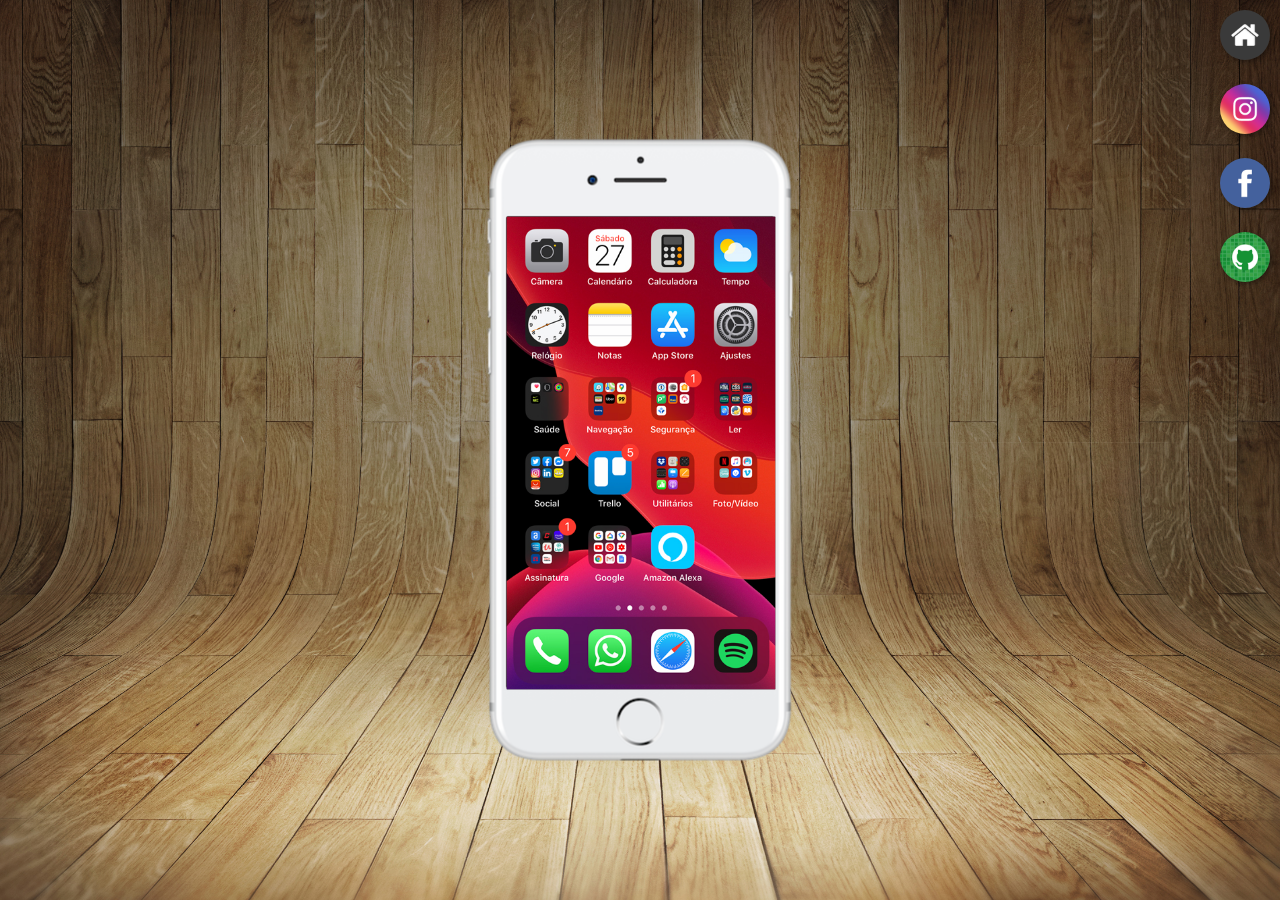
<file: index.html>
<!DOCTYPE html>
<html lang="pt-br">
<head>
    <meta charset="UTF-8">
    <meta name="viewport" content="width=device-width, initial-scale=1.0">
    <title>Projeto Social</title>
    <link rel="shortcut icon" href="favicon.ico" type="image/x-icon">
    <link rel="stylesheet" href="estilo/style.css">
</head>
<body>
    <main>
        <section id="telefone">
            <iframe src="home.html" frameborder="0" name="tela" id="tela">
                Seu navegador não é compatível co isso...
            </iframe>
        </section>

        <section id="redes-sociais">
            <a href="home.html" target="tela"><img src="imagens/logo-home.jpg" alt="Home"></a><br>
            <a href="insta.html" target="tela"><img src="imagens/logo-instagram.jpg" alt="Instagram"></a><br>
            <a href="face.html" target="tela"><img src="imagens/logo-facebook.jpg" alt="Facebook"></a><br>
            <a href="github.html" target="tela"><img src="imagens/logo-github.jpg" alt="GitHub"></a>

        </section>
    </main>
</body>
</html>
</file>
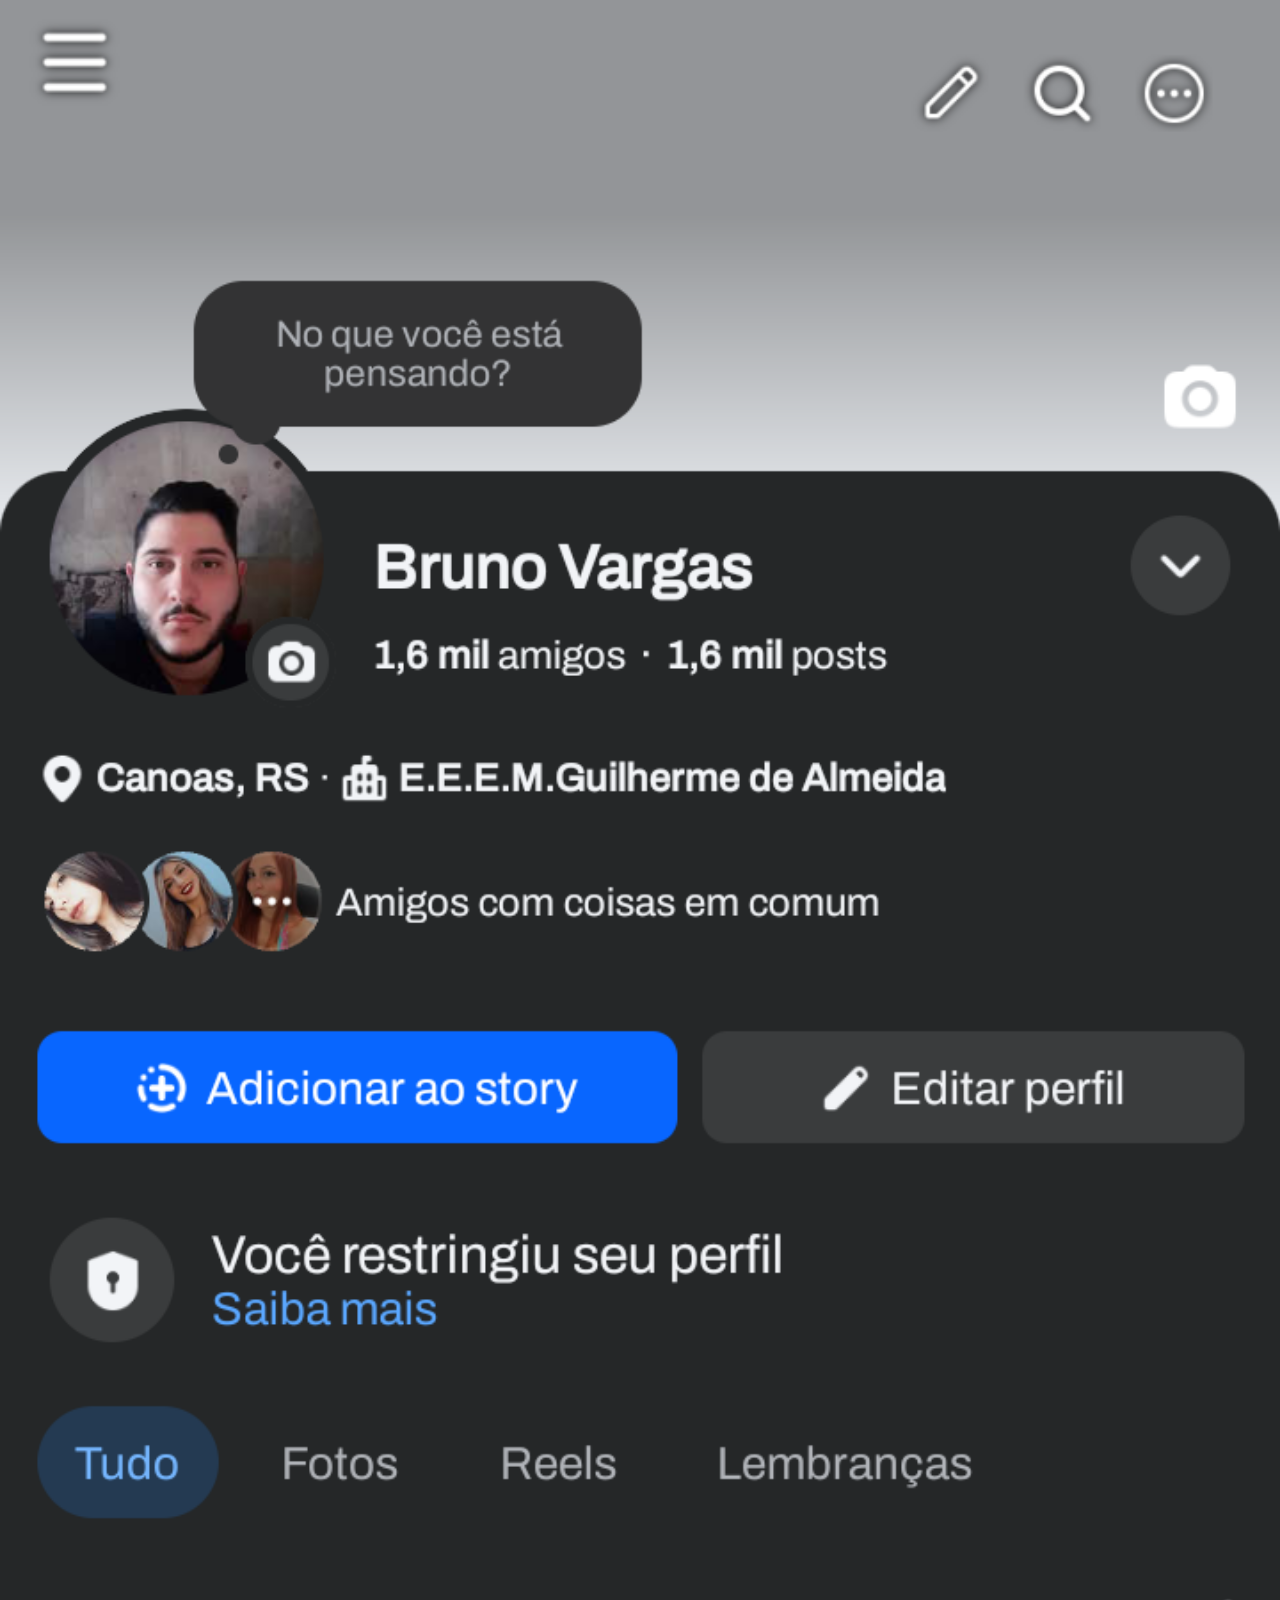
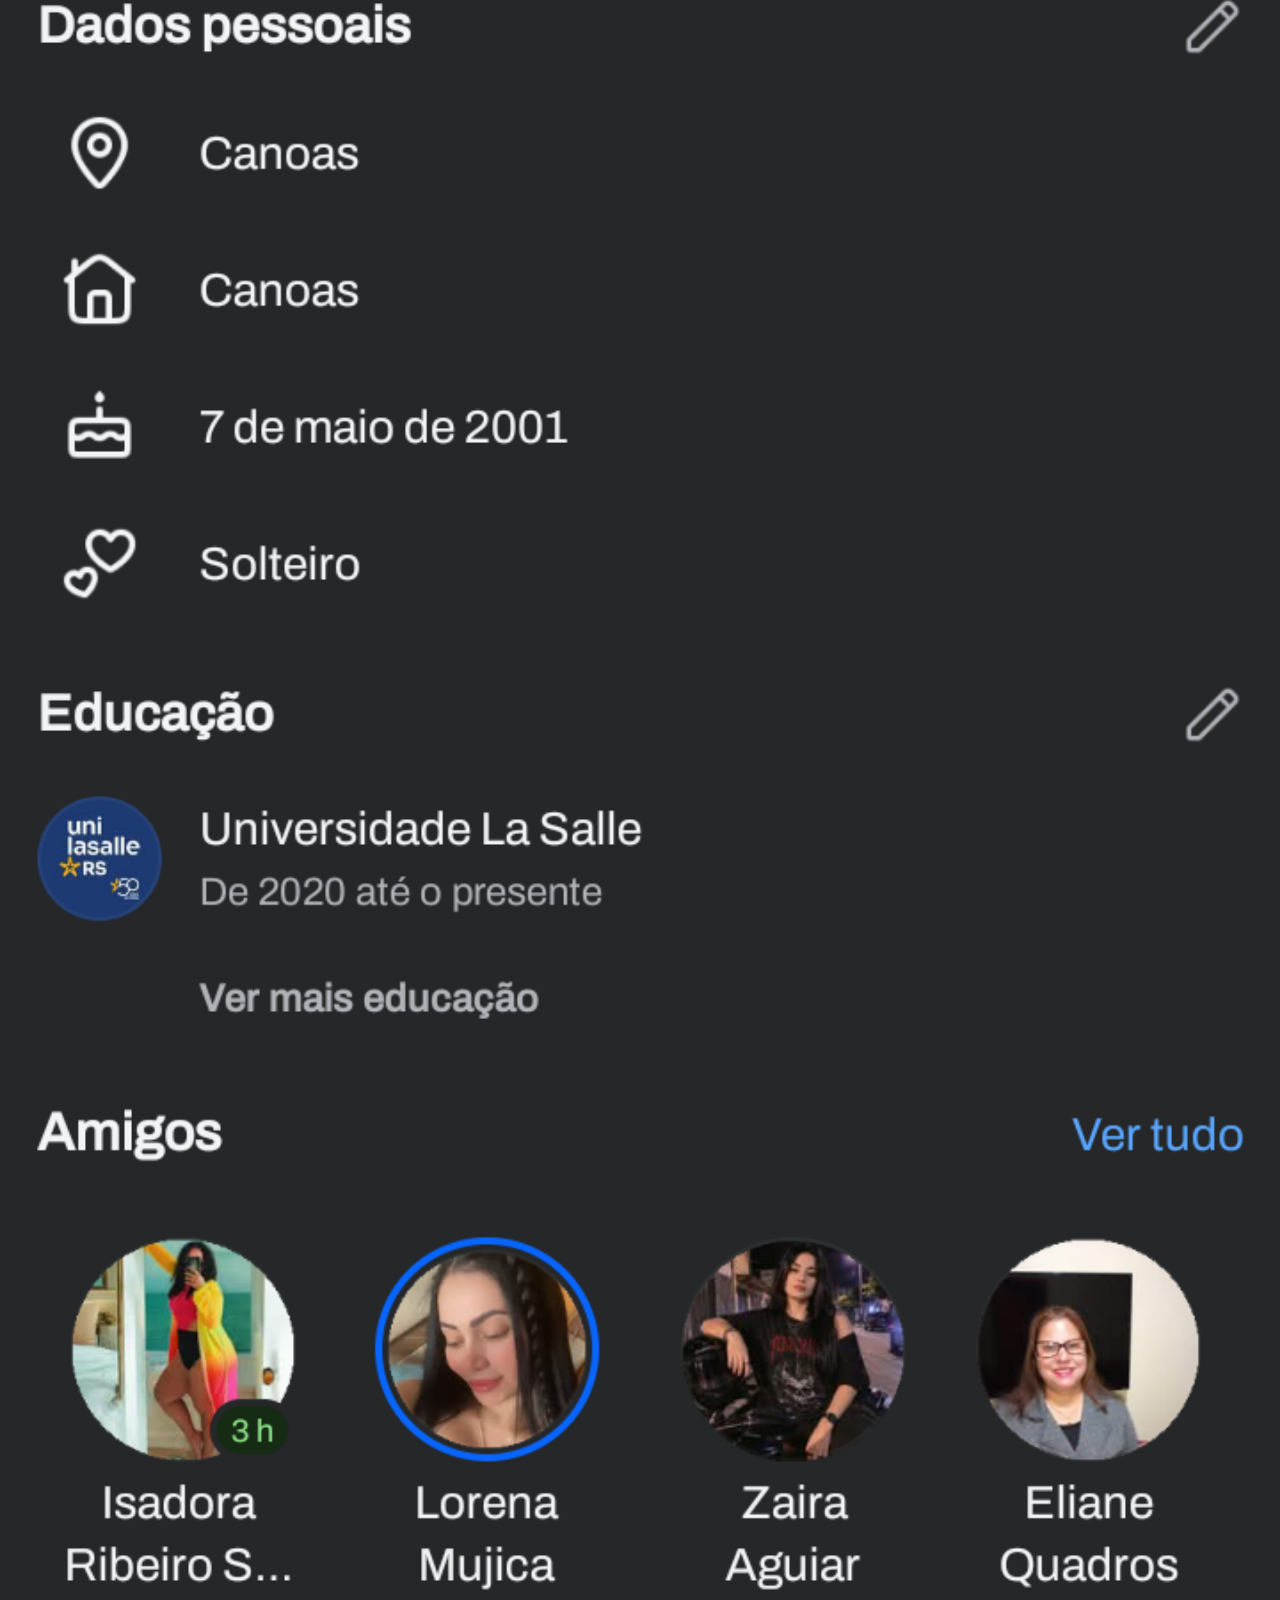
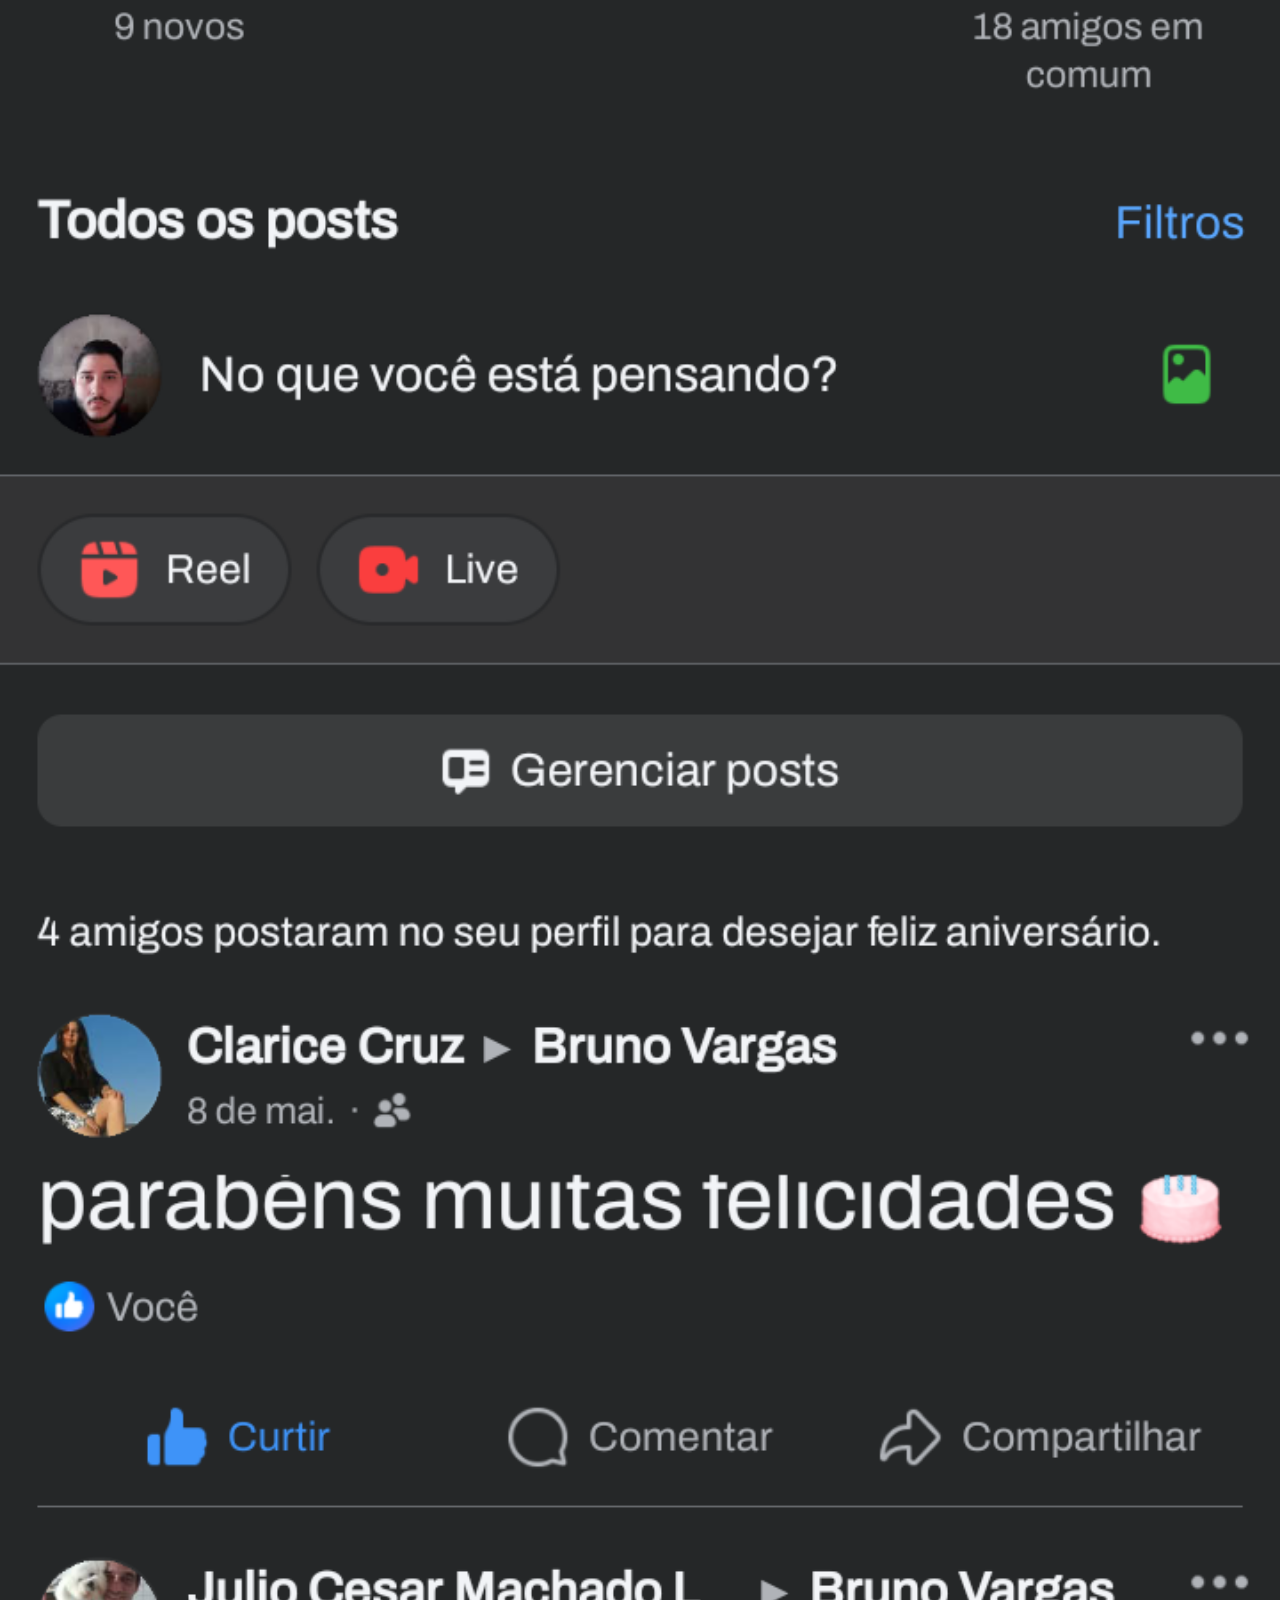
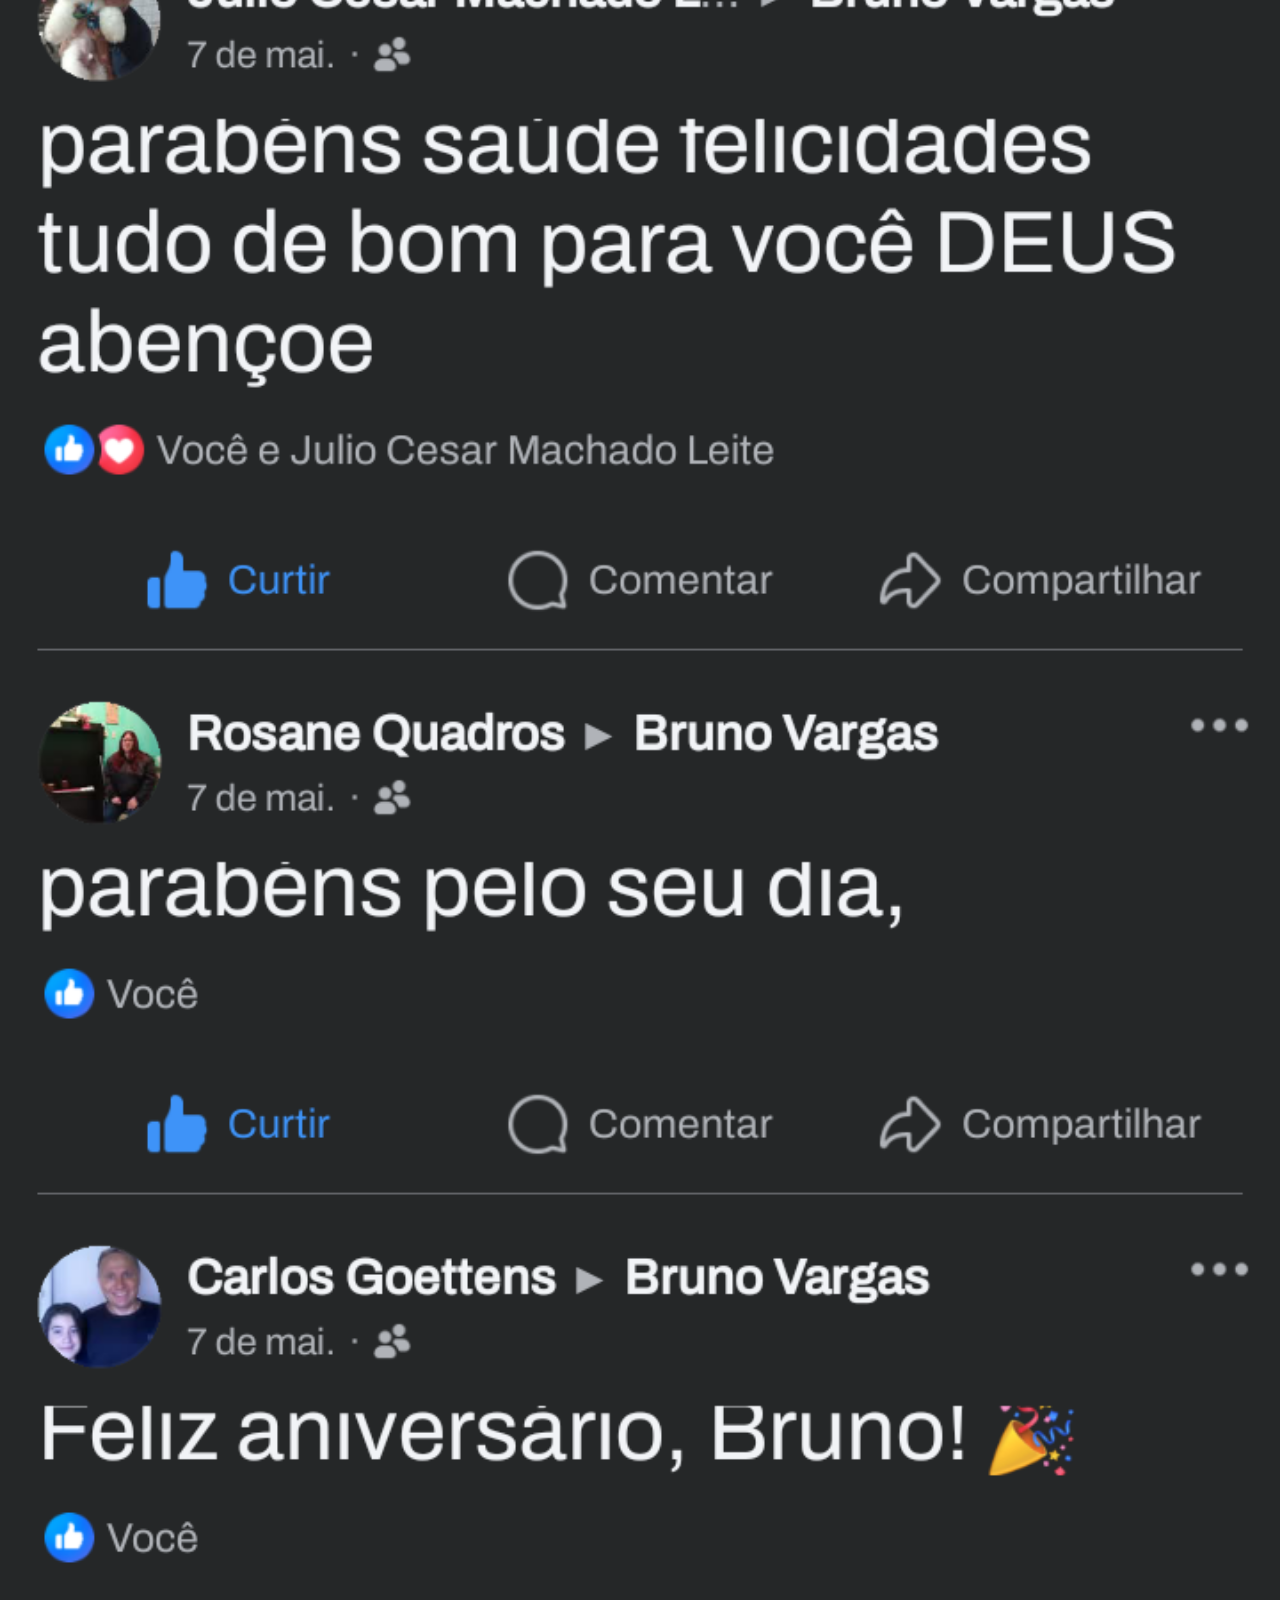
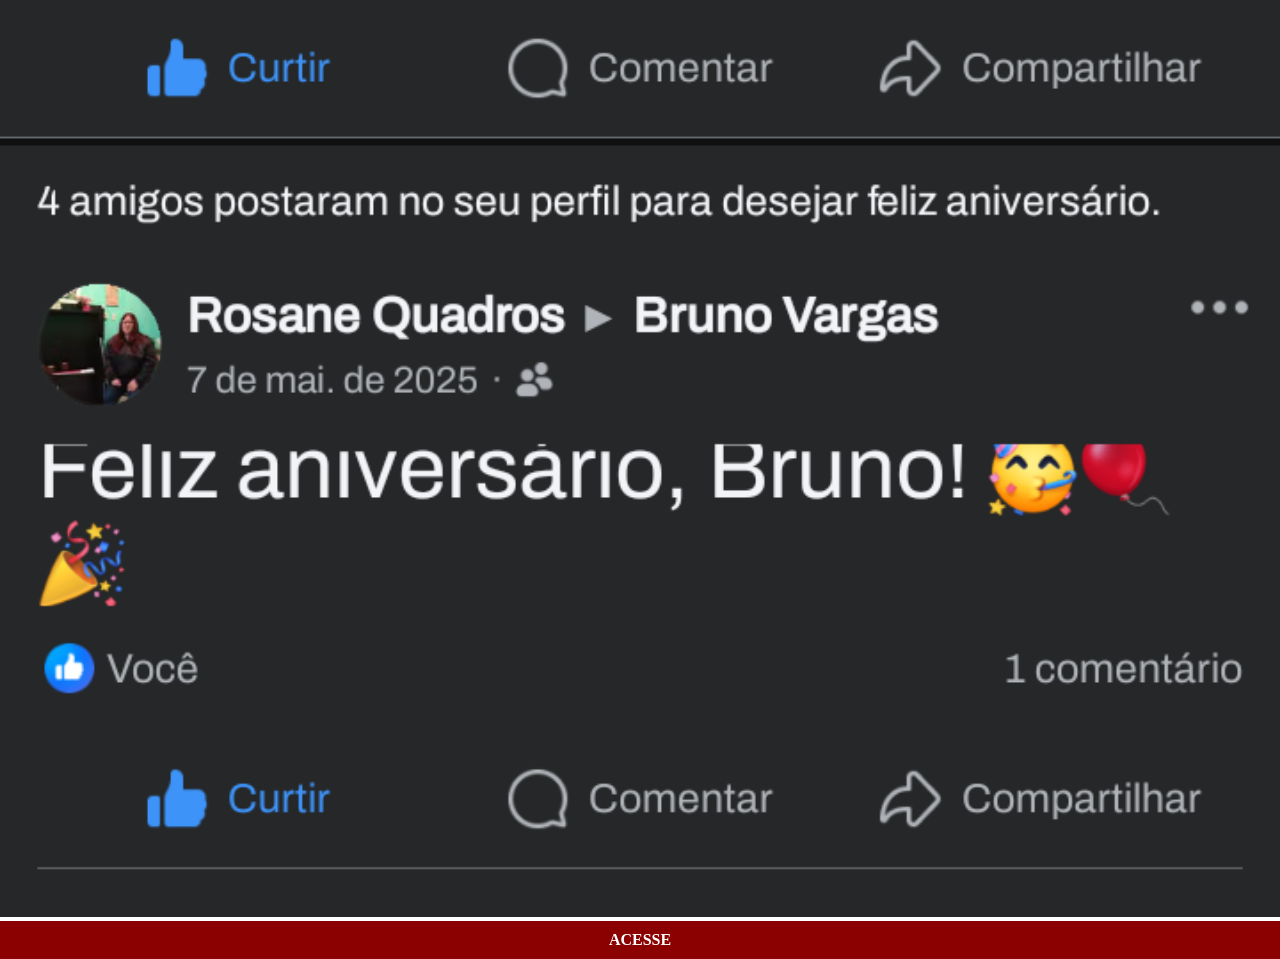
<file: face.html>
<!DOCTYPE html>
<html lang="pt-br">
<head>
    <meta charset="UTF-8">
    <meta name="viewport" content="width=device-width, initial-scale=1.0">
    <title>Facebook</title>
    <link rel="stylesheet" href="estilo/social.css">
</head>
<body>
    <img src="imagens/tela-facebook2.png" alt="Facebook">
    <a href="https://www.facebook.com/bruno.vargas.157543/" target="_blank">ACESSE</a>
</body>
</html>
</file>
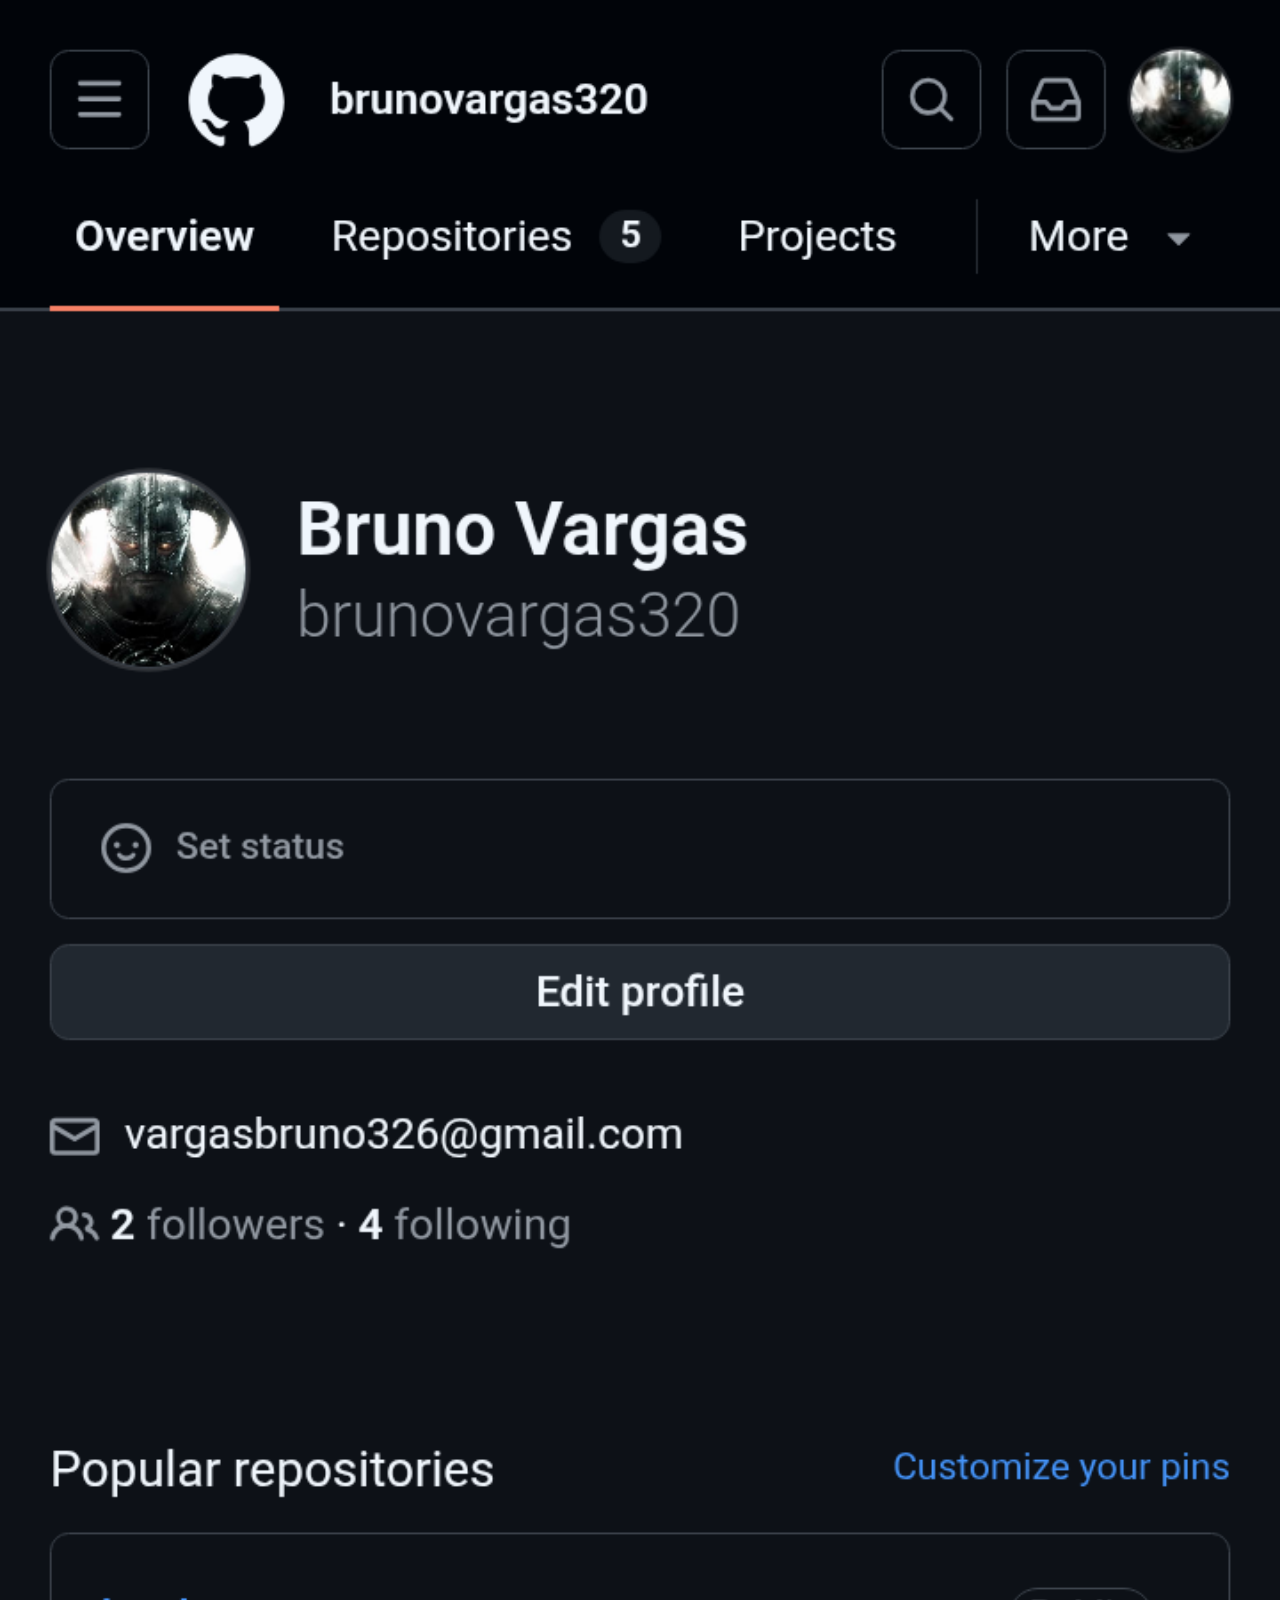
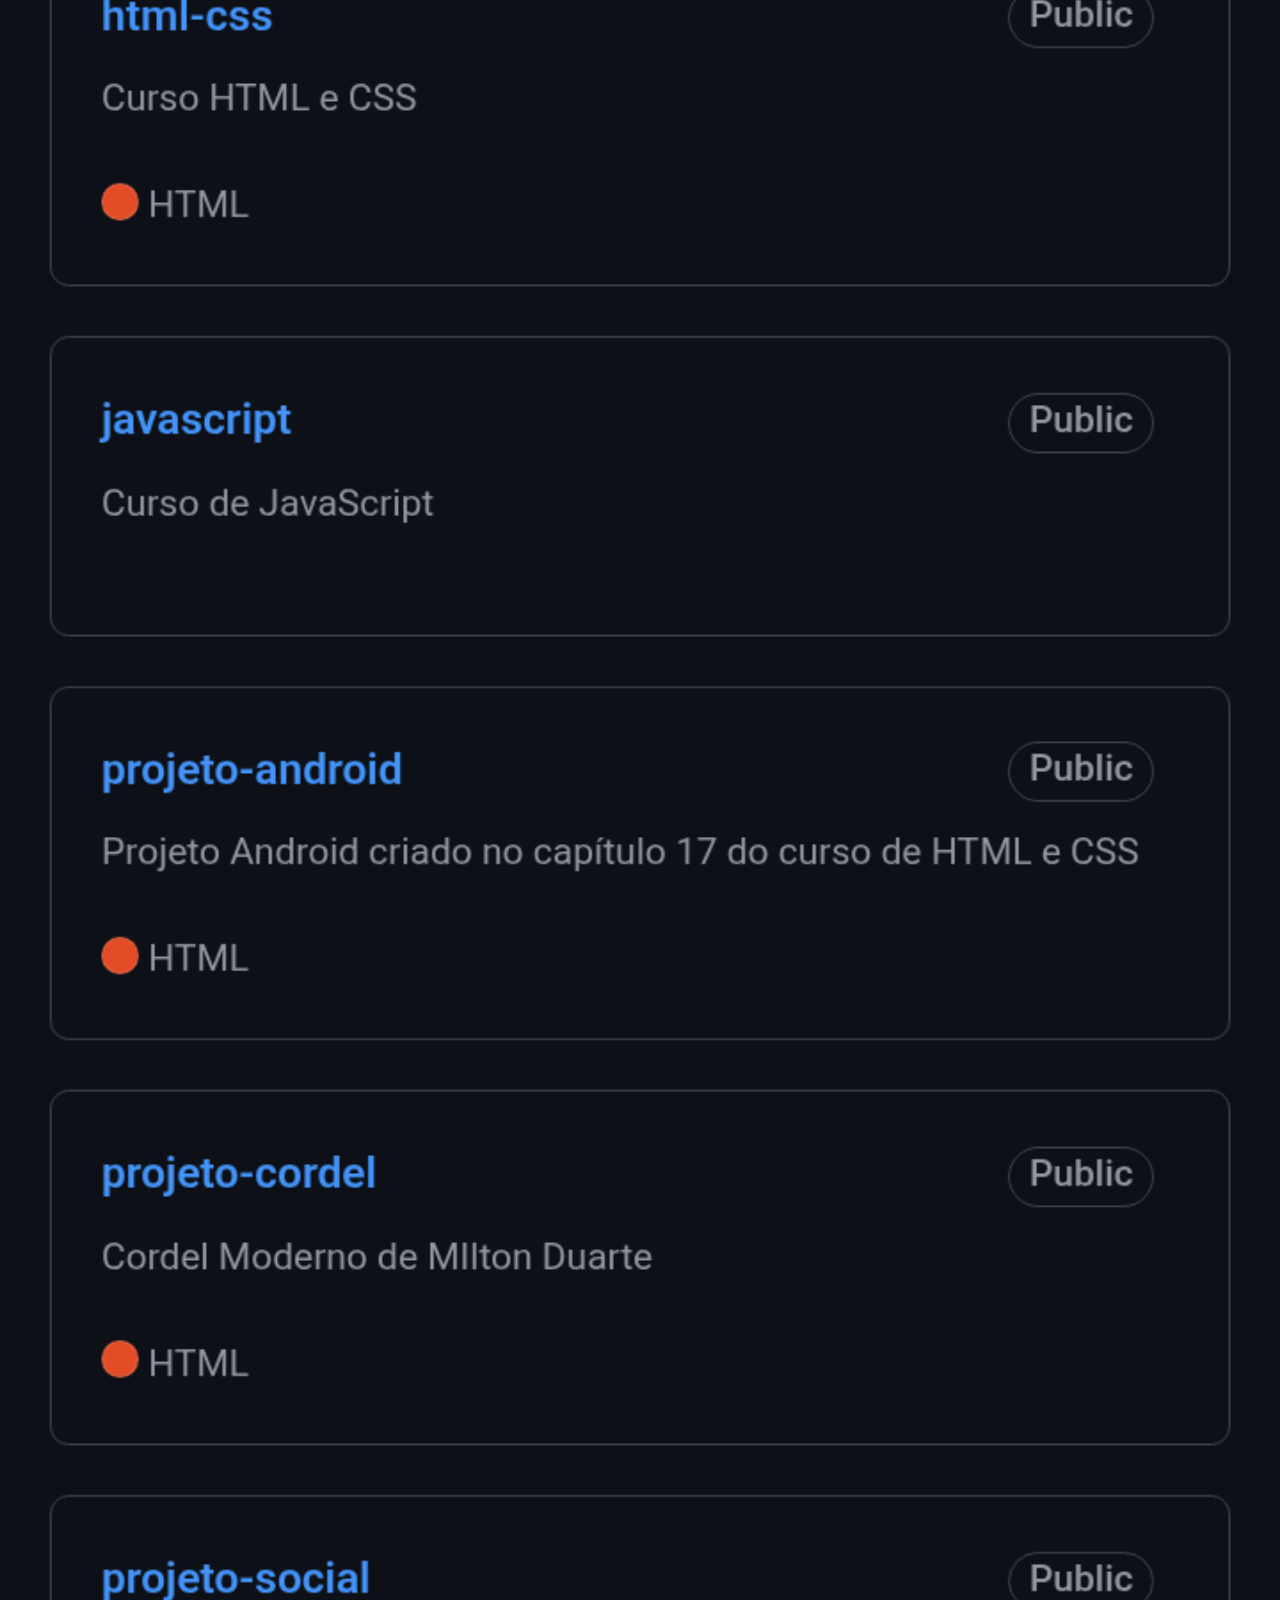
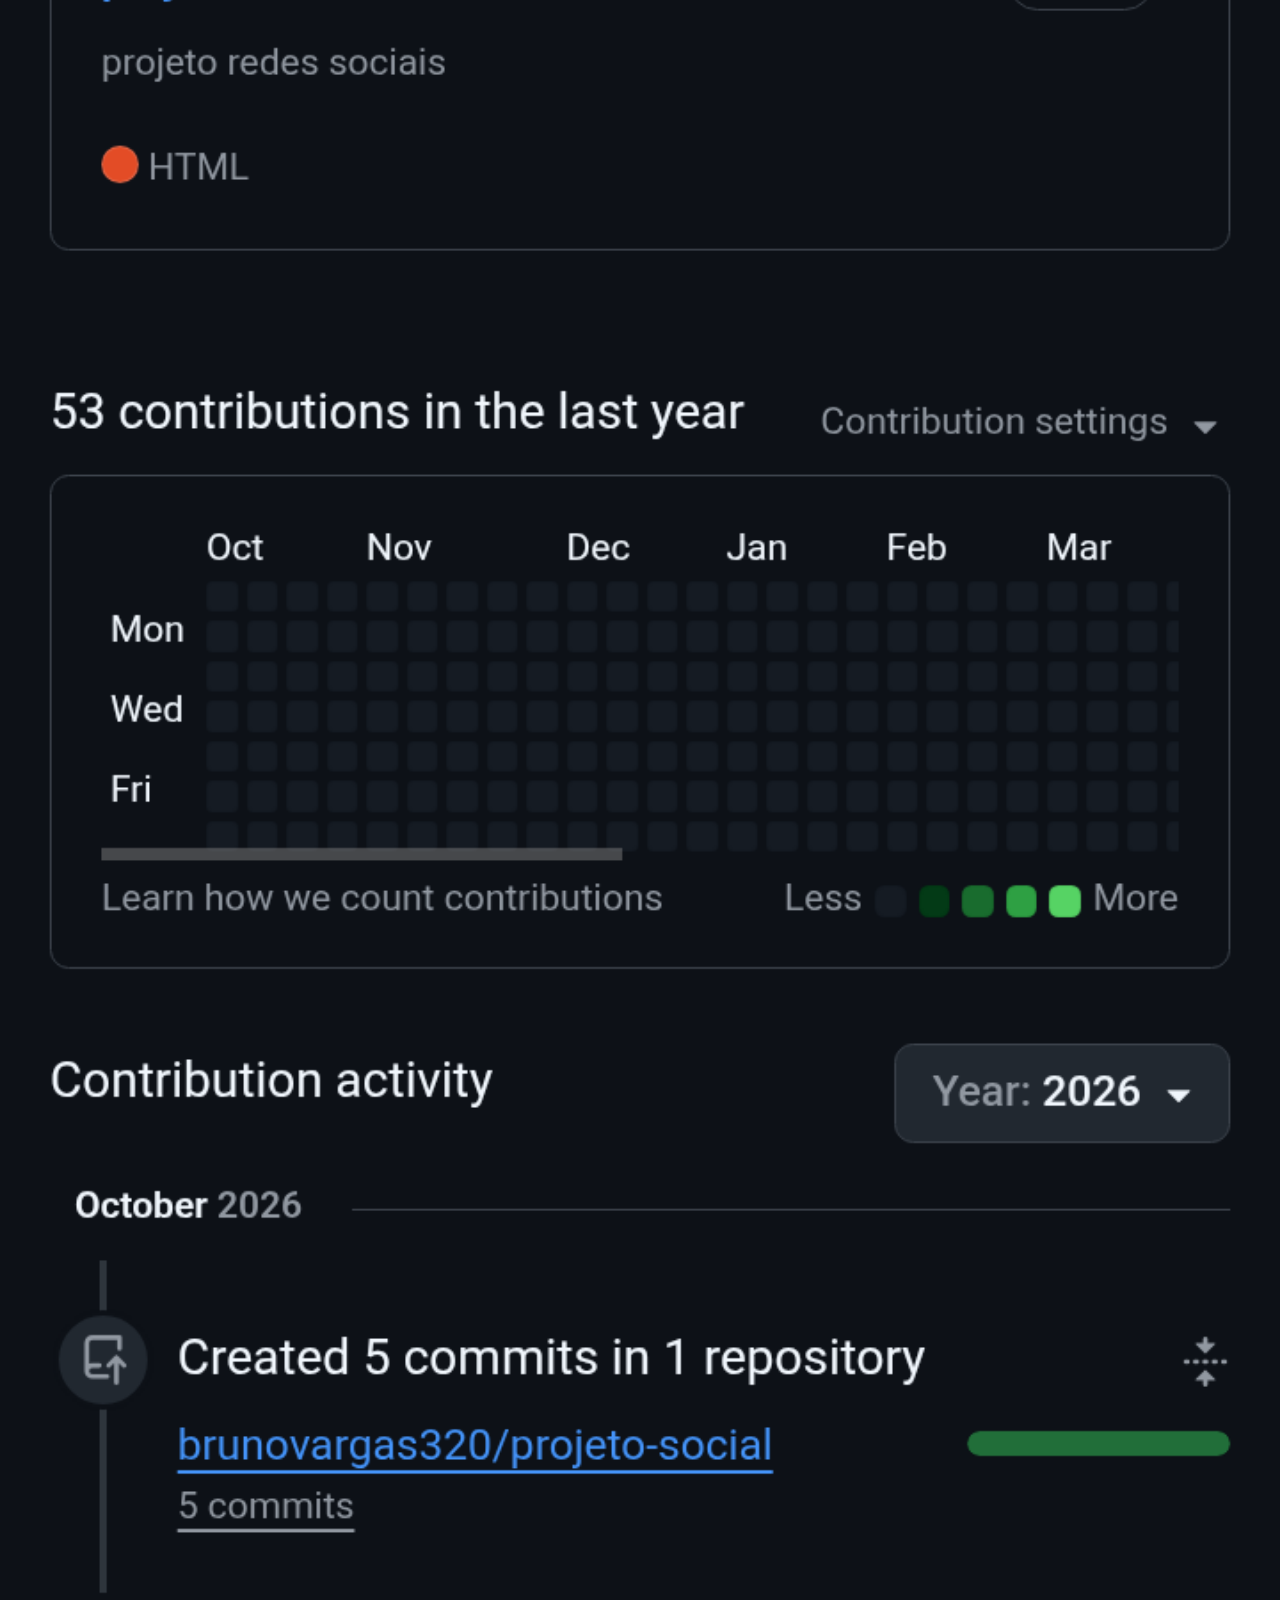
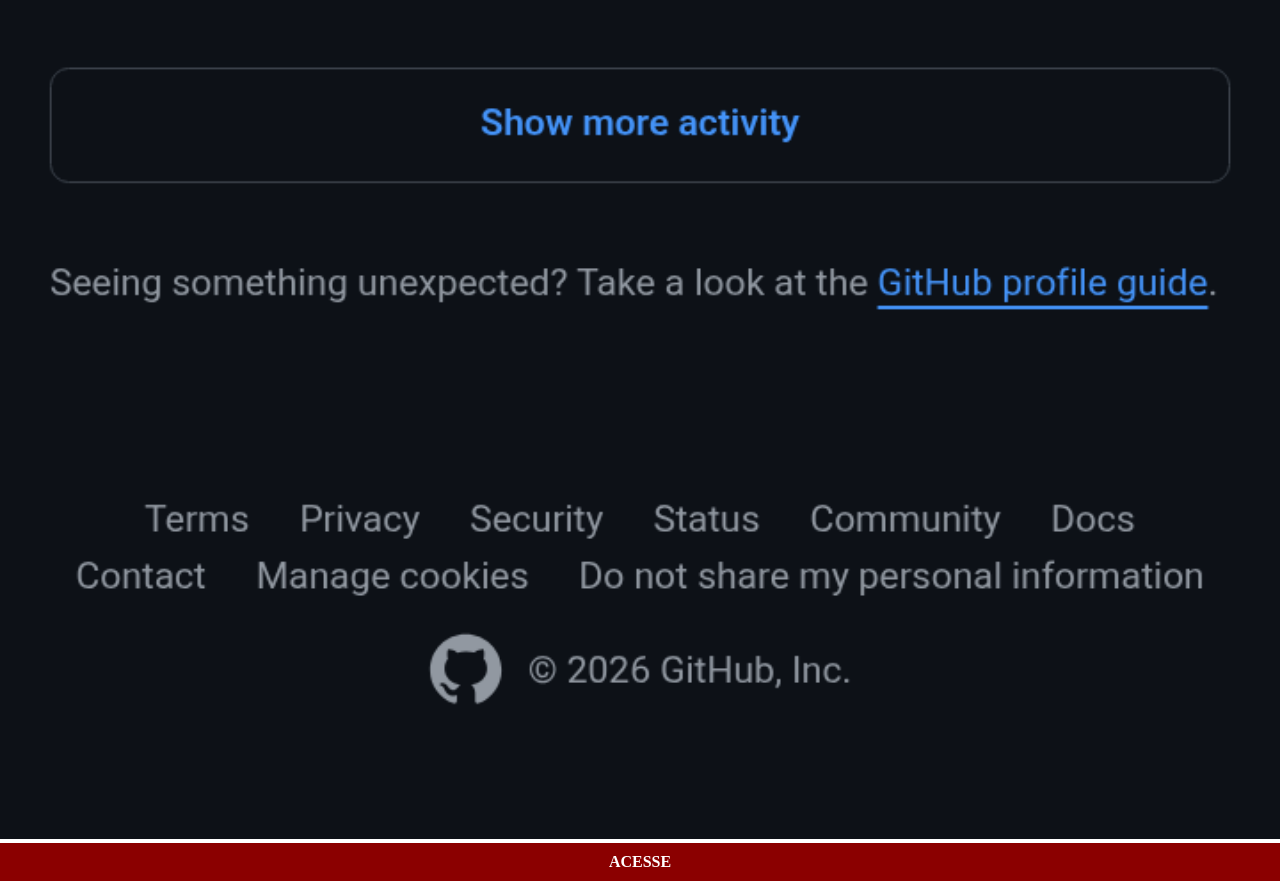
<file: github.html>
<!DOCTYPE html>
<html lang="pt-br">
<head>
    <meta charset="UTF-8">
    <meta name="viewport" content="width=device-width, initial-scale=1.0">
    <title>GitHub</title>
    <link rel="stylesheet" href="estilo/social.css">
</head>
<body>
    <img src="imagens/tela-github2.png" alt="GitHub">
    <a href="https://github.com/brunovargas320">ACESSE</a>
</body>
</html>
</file>
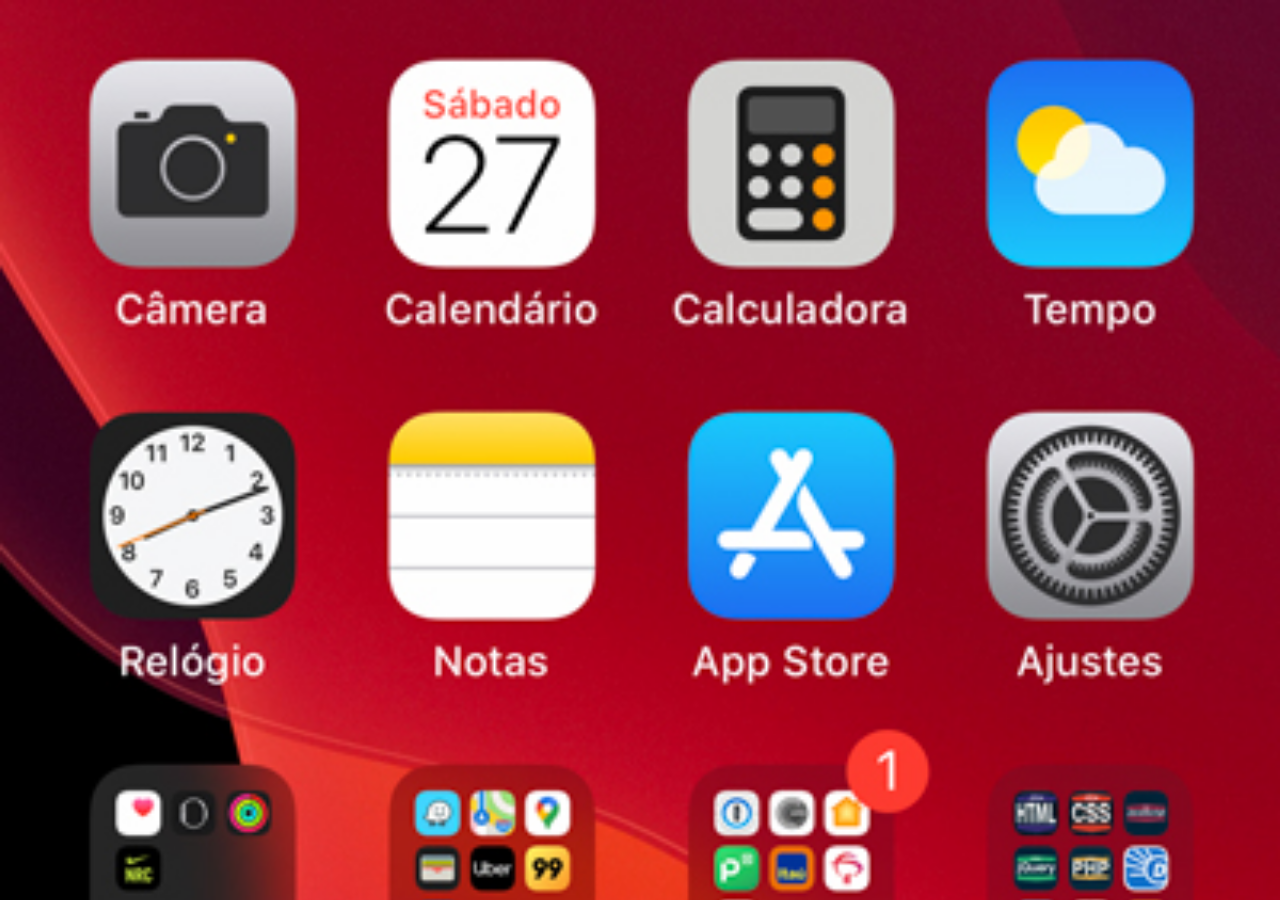
<file: home.html>
<!DOCTYPE html>
<html lang="pt-br">
<head>
    <meta charset="UTF-8">
    <meta name="viewport" content="width=device-width, initial-scale=1.0">
    <title>home</title>
    <style>
        *{
            margin: 0px;
            padding: 0px;
        }

        body {
            width: 100vw;
            height: 100vh;
            background: black url('imagens/tela-home.jpg') no-repeat top center;
            background-size: cover;
        }
    </style>
</head>
<body>
    
</body>
</html>
</file>
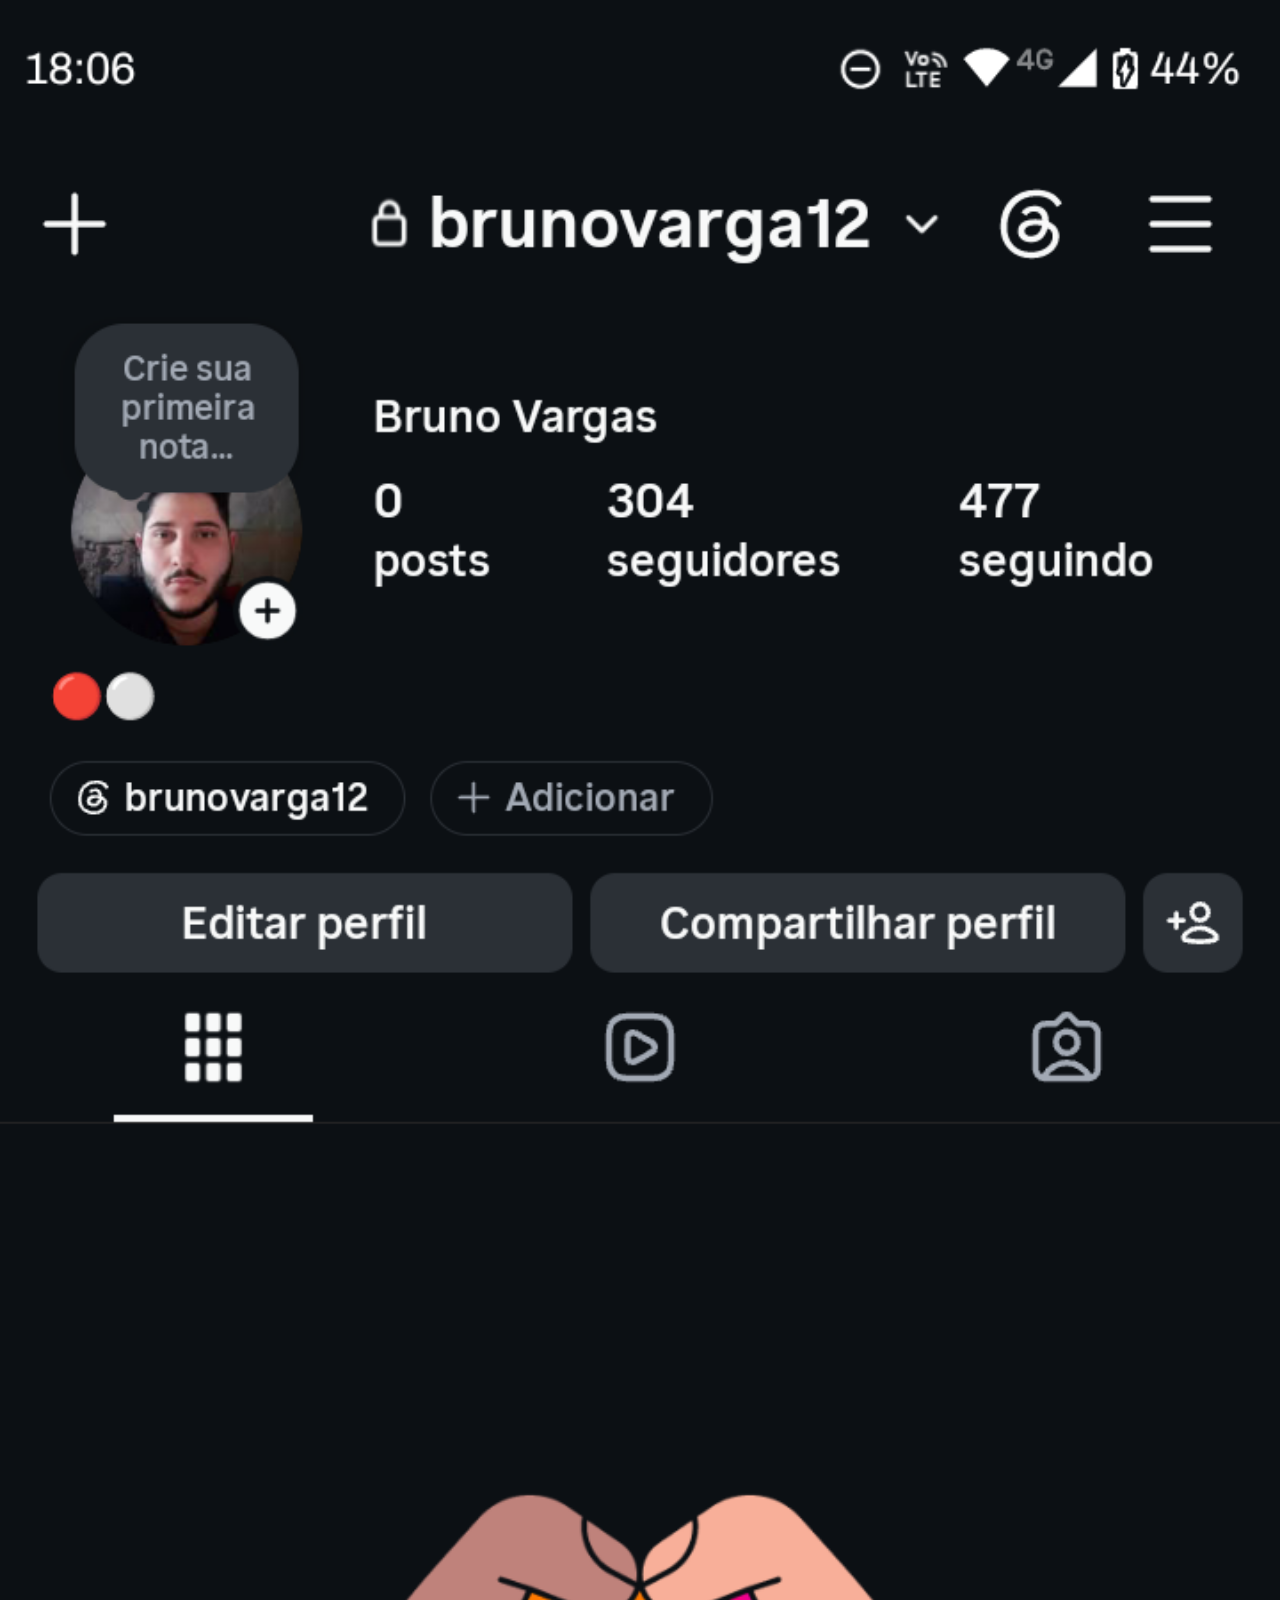
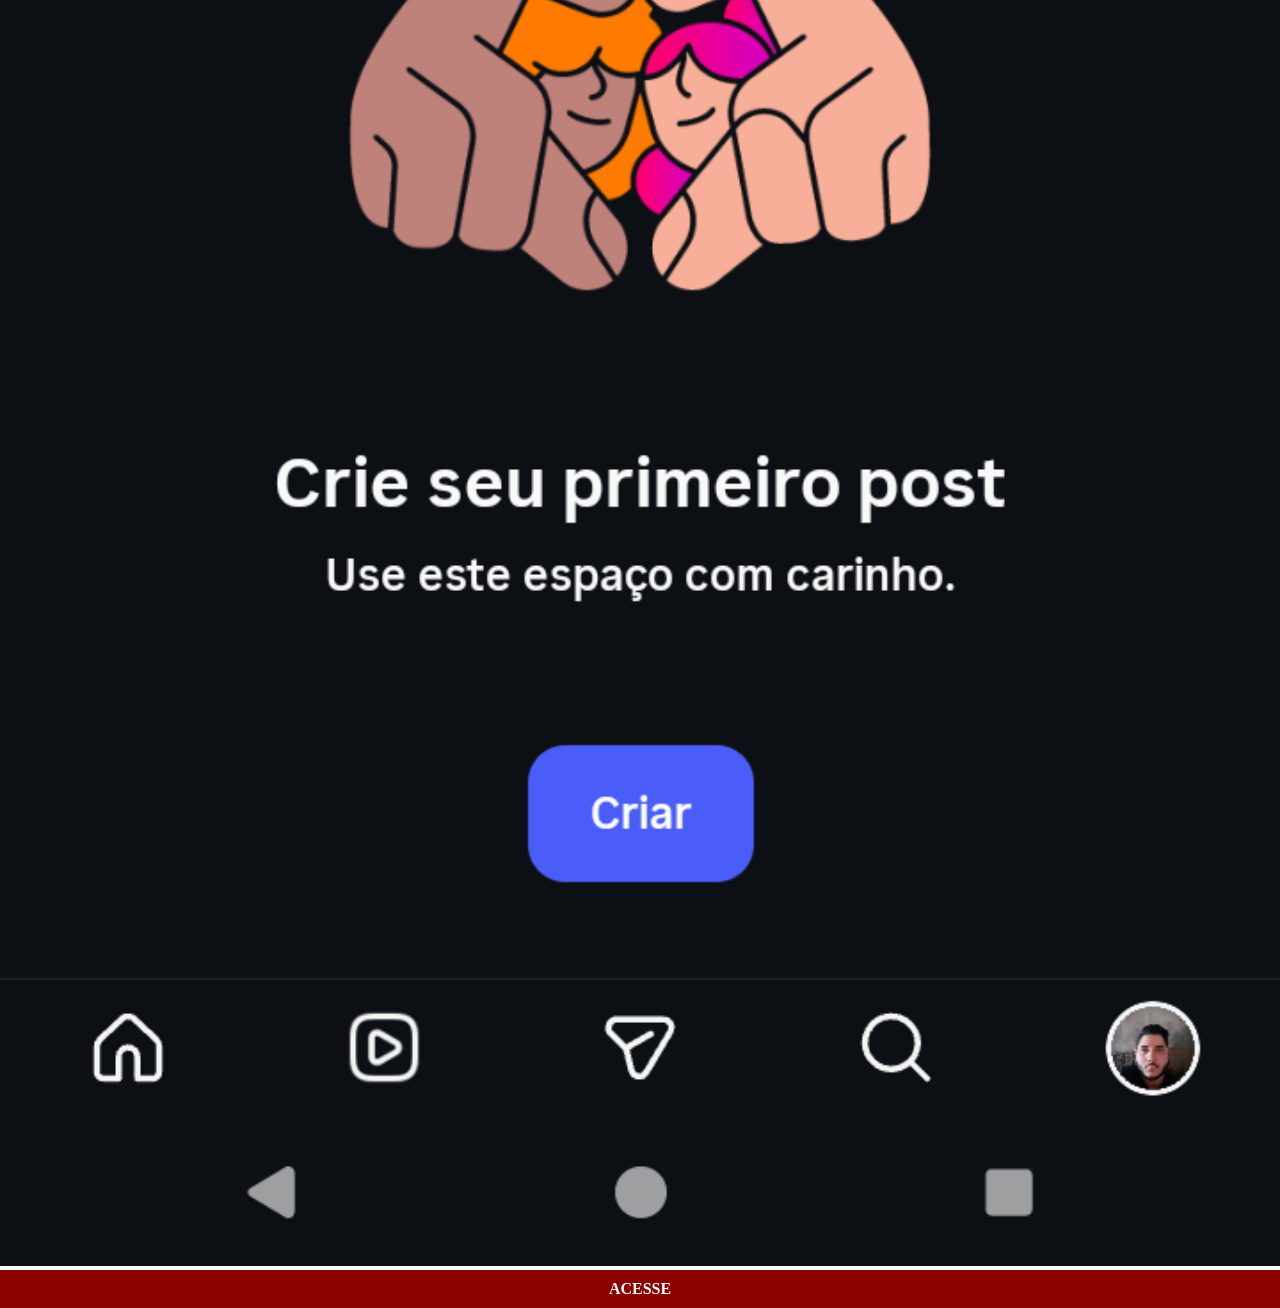
<file: insta.html>
<!DOCTYPE html>
<html lang="pt-br">
<head>
    <meta charset="UTF-8">
    <meta name="viewport" content="width=device-width, initial-scale=1.0">
    <title>Instagram</title>
    <link rel="stylesheet" href="estilo/social.css">
</head>
<body>
    <img src="imagens/tela-instagram2.png" alt="Instagram">
    <a href="https://www.instagram.com/brunovarga12/" target="_blank">ACESSE</a>
</body>
</html>
</file>
<file: estilo/style.css>
@charset "UTF-8";

* {
    margin: 0px;
    padding: 0px;
    font-family: Arial, Helvetica, sans-serif;
}

html, body {
    height: 100vh;
    width: 100vw;
    background-color: black;
}

body {
    background: url('../imagens/fundo-madeira.jpg') no-repeat top center;
    background-size: cover;
    background-attachment: fixed;
}

main {
    height: 100vh;
    position: relative;
}

section#telefone {
    position: absolute;
    top:50%;
    left: 50%;
    transform: translate(-50%, -50%);
    height: 627px;
    width: 311px;
    background: url('../imagens/frame-iphone.png') no-repeat;
}

iframe#tela {
    position: relative;
    top: 80px;
    left: 22px;
    width:269px;
    height: 473px;
}

section#redes-sociais {
    text-align: right;
}

section#redes-sociais img {
    width: 50px;
    margin: 10px;
    border-radius: 50%;
    box-shadow: 2px 2px 5px rgba(0, 0, 0, 0.400);
    box-sizing: border-box;

}

section#redes-sociais img:hover {
    border: 2px solid white;
    transform: translate(-3px, -3px);
    box-shadow: 5px 5px 10px rgba(0, 0, 0, 0.539);
    transition: transform 0.4s, border 1s ;
}
</file>
<file: estilo/social.css>
@charset "UTF-8";

 *{
            margin: 0px;
            padding: 0px;
        }

        ::-webkit-scrollbar {
            width: 0px;
            height: 0px;
        }

        img {
            width: 100vw;
        }

        a {
            display: block;
            background-color: darkred;
            color: white;
            font-weight: bold;
            text-decoration: none;
            text-align: center;
            padding: 10px;
        }

        a:hover {
            background-color: red;
            
        }
</file>
